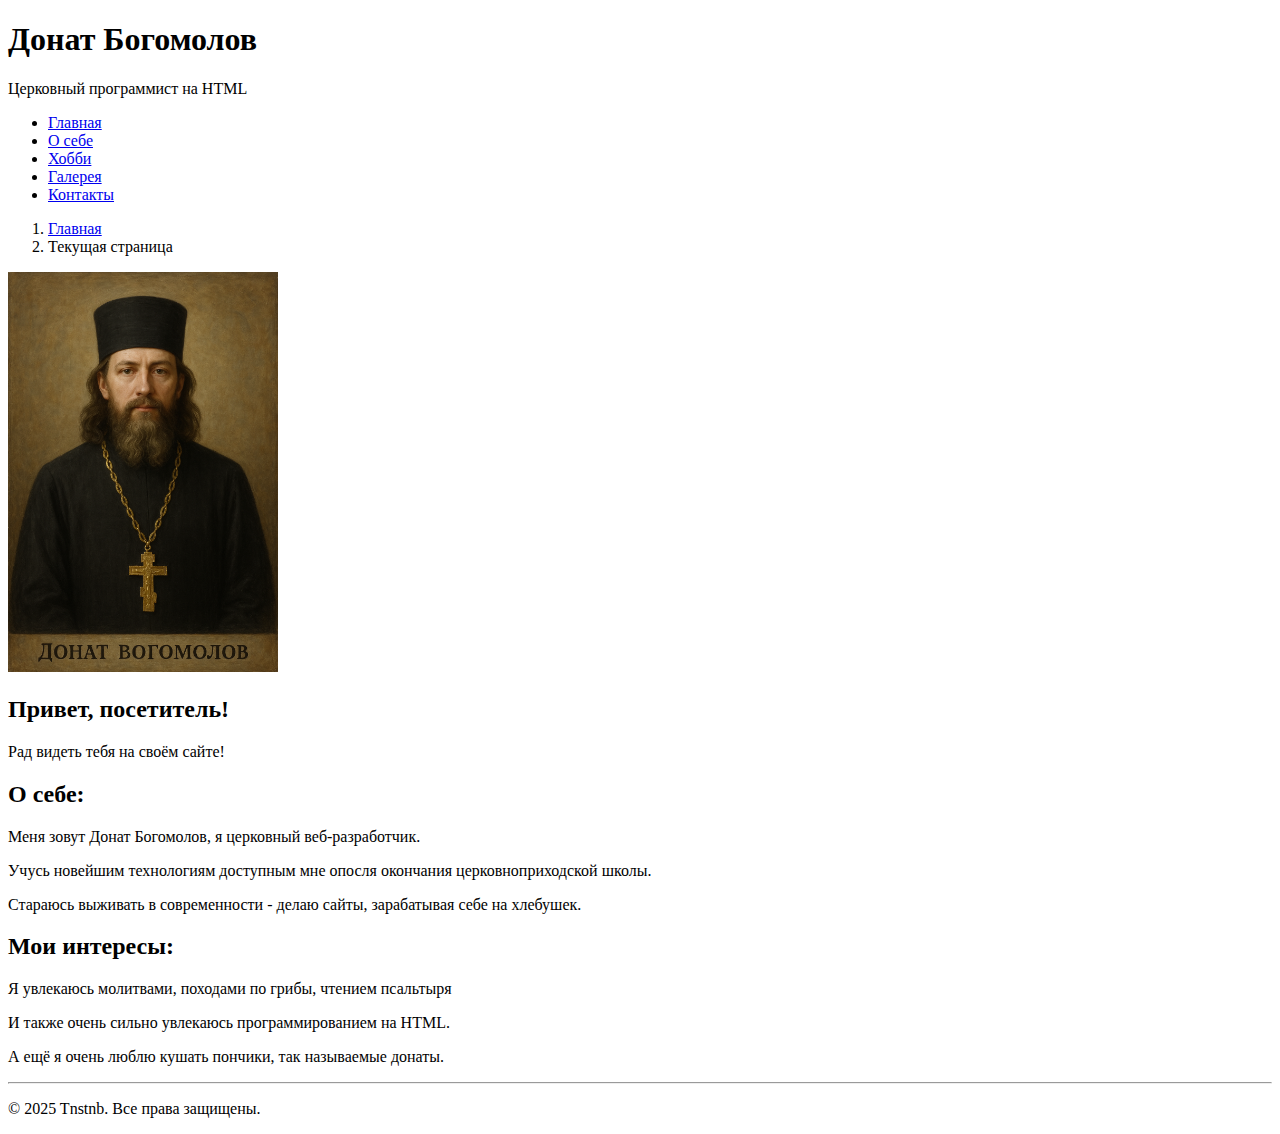
<file: index.html>
<!DOCTYPE html>
<html lang="ru">
<head>
    <meta charset="UTF-8">
    <meta name="viewport" content="width=device-width, initial-scale=1.0">
    <meta name="description" content="Про Доната Богомолова">
    <meta name="author" content="Не Донат Богомолов">
    <title>Донат Богомолов - Главная</title>
</head>
<body>
      <!-- Шапка сайта -->
    <header>
        <h1>Донат Богомолов</h1>
        <p>Церковный программист на HTML</p> 
        <nav aria-label="Основное меню">
            <ul>
                <li><a href="index.html" class="active">Главная</a></li>
                <li><a href="about.html">О себе</a></li>
                <li><a href="hobbies.html">Хобби</a></li>
                <li><a href="gallery.html">Галерея</a></li>
                <li><a href="contacts.html">Контакты</a></li>
            </ul>
        </nav>
        <nav aria-label="Хлебные крошки">
            <ol>
                <li><a href="index.html">Главная</a></li>
                <li aria-current="page">Текущая страница</li>
            </ol>
        </nav>
 
    </header>
    <!-- Основное содержимое -->
    <main id="content">
        <div class="donate_bogomoloff">
            <img 
            src="img/donate_bogomoloff.png"
            width="270"
            height="400" 
            alt="Донат Богомолов"
            >
        </div>
        <section class="hi">
            <h2>Привет, посетитель!</h2>
            <p>Рад видеть тебя на своём сайте!</p>
        </section>
        <section class="about">
            <h2>О себе:</h2>
            <p>Меня зовут Донат Богомолов, я церковный веб-разработчик.</p>
            <p>Учусь новейшим технологиям доступным мне опосля окончания церковноприходской школы.</p>
            <p>Стараюсь выживать в современности - делаю сайты, зарабатывая себе на хлебушек.</p>
        </section>
        <section class="interests">
            <h2>Мои интересы:</h2>
            <p>Я увлекаюсь молитвами, походами по грибы, чтением псальтыря</p>
            <p>И также очень сильно увлекаюсь программированием на HTML.</p>
            <p>А ещё я очень люблю кушать пончики, так называемые донаты.</p>
        </section>
    </main>
    <!-- Подвал сайта -->
    <footer>
        <hr>
        <p>&copy; 2025 Tnstnb. Все права защищены.</p>
    </footer>
</body>
</html>
</file>
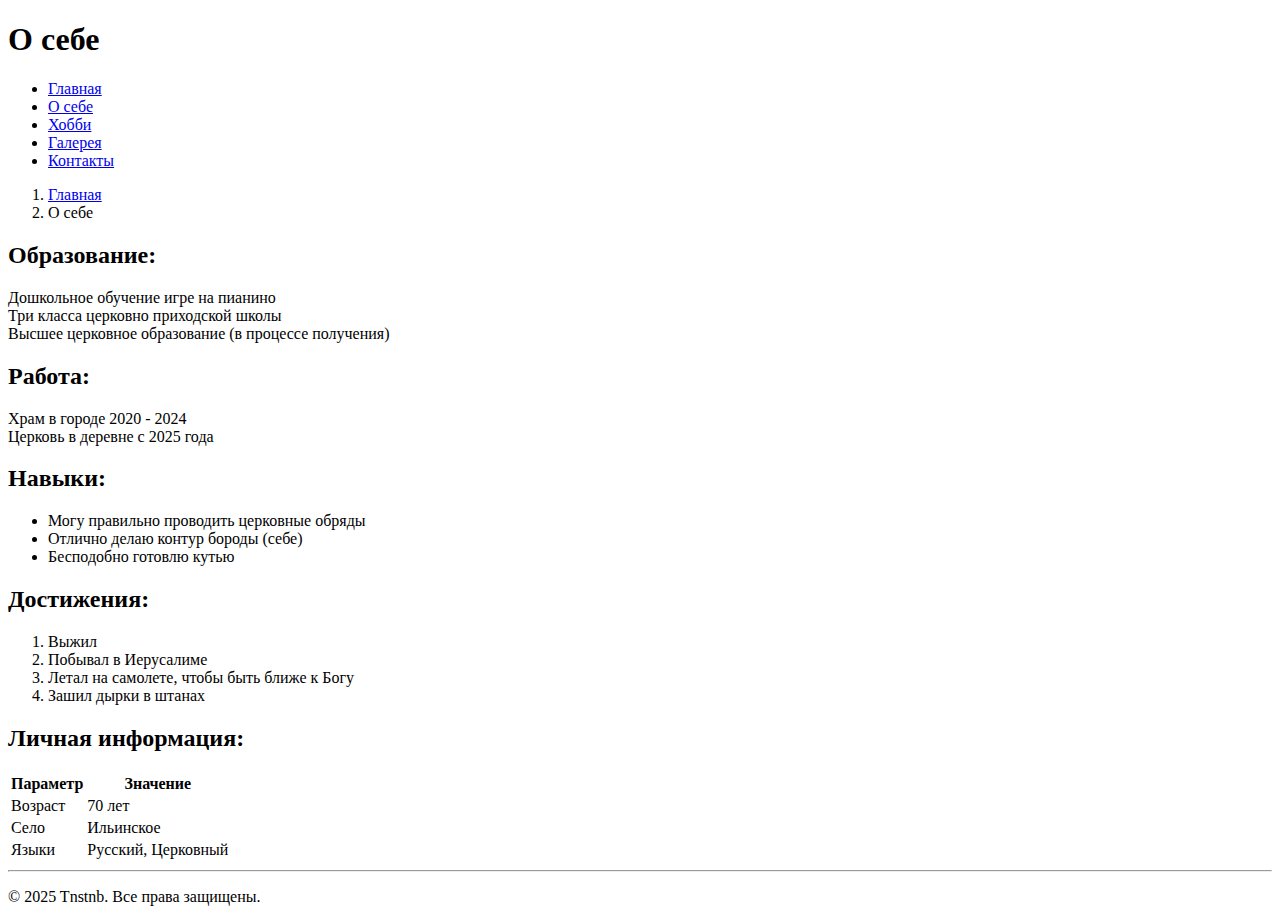
<file: about.html>
<!DOCTYPE html>
<html lang="ru">
<head>
    <meta charset="UTF-8">
    <meta name="viewport" content="width=device-width, initial-scale=1.0">
    <title>Обо мне</title>
</head>
<body>
    <!-- Шапка сайта -->
    <header>
        <h1>О себе</h1>
        <nav aria-label="Основное меню">
            <ul>
                <li><a href="index.html">Главная</a></li>
                <li><a href="about.html" class="active">О себе</a></li>
                <li><a href="hobbies.html">Хобби</a></li>
                <li><a href="gallery.html">Галерея</a></li>
                <li><a href="contacts.html">Контакты</a></li>
            </ul>
        </nav>
        <nav aria-label="Хлебные крошки">
            <ol>
                <li><a href="index.html">Главная</a></li>
                <li aria-current="page">О себе</li>
            </ol>
        </nav>  
    </header>
     <!-- Основное содержимое -->
    <main id="content">
        <section class="edu">
            <h2>Образование:</h2>
            <li>Дошкольное обучение игре на пианино</li>
            <li>Три класса церковно приходской школы</li>
            <li>Высшее церковное образование (в процессе получения)</li>
        </section>
        <section class="work">
            <h2>Работа:</h2>
            <li>Храм в городе 2020 - 2024</li>
            <li>Церковь в деревне с 2025 года</li>
        </section>
        <section class="skills">
            <h2>Навыки:</h2>
            <ul>
                <li>Могу правильно проводить церковные обряды</li>
                <li>Отлично делаю контур бороды (себе)</li>
                <li>Бесподобно готовлю кутью</li>
            </ul>
        </section>
        <section class="achieve">
            <h2>Достижения:</h2>
            <ol>
                <li>Выжил</li>
                <li>Побывал в Иерусалиме</li>
                <li>Летал на самолете, чтобы быть ближе к Богу</li>
                <li>Зашил дырки в штанах</li>
            </ol>
        </section>
        <h2>Личная информация:</h2>
        <table>
            <tr> <th>Параметр</th> <th>Значение</th> </tr>
            <tr> <td>Возраст</td> <td>70 лет</td> </tr>
            <tr> <td>Село</td> <td>Ильинское</td> </tr>
            <tr> <td>Языки</td> <td>Русский, Церковный</td> </tr>
        </table>
    </main>    
    <!-- Подвал сайта -->
    <footer>
        <hr>
        <p>&copy; 2025 Tnstnb. Все права защищены.</p>
    </footer>
</body>
</html>
</file>
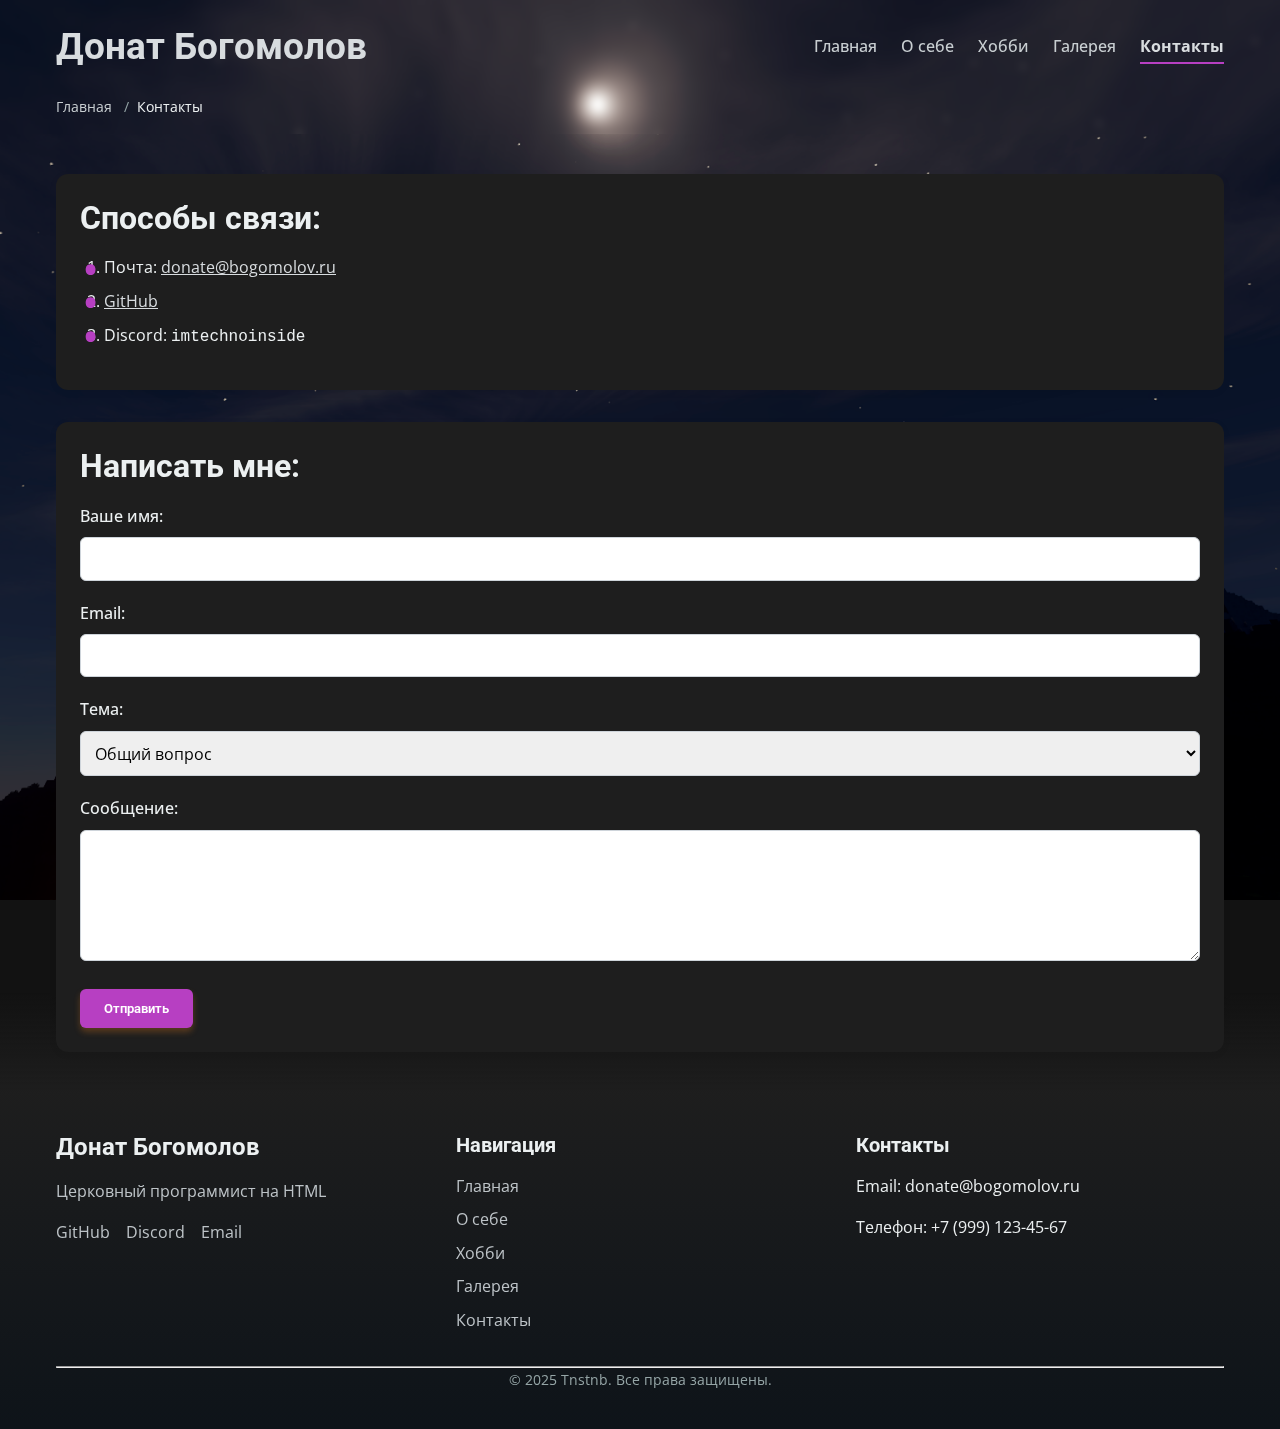
<file: contacts.html>
<!DOCTYPE html>
<html lang="ru">
<head>
    <meta charset="UTF-8">
    <meta name="viewport" content="width=device-width, initial-scale=1.0">
    <meta name="description" content="Контакты Доната Богомолова — напишите мне!">
    <meta name="author" content="Не Донат Богомолов">
    <title>Донат Богомолов - Контакты</title>
    <link rel="stylesheet" href="css/style.css">
    <link rel="stylesheet" href="css/components.css">
    <link rel="stylesheet" href="css/adaptive.css">
    <link href="https://fonts.googleapis.com/css2?family=Roboto:wght@300;400;500;700&family=Open+Sans:wght@300;400;600&display=swap" rel="stylesheet">
    <script src="js/theme.js" defer></script>
    <script src="js/breadcrumbs.js" defer></script>
</head>
<body>
    <!-- Шапка сайта -->
    <header class="header">
        <div class="container">
            <div class="header-content">
                <h1 class="logo">Донат Богомолов</h1>
                <nav aria-label="Основное меню">
                    <ul class="nav-menu">
                        <li><a href="index.html" class="nav-link">Главная</a></li>
                        <li><a href="about.html" class="nav-link">О себе</a></li>
                        <li><a href="hobbies.html" class="nav-link">Хобби</a></li>
                        <li><a href="gallery.html" class="nav-link">Галерея</a></li>
                        <li><a href="contacts.html" class="nav-link active">Контакты</a></li>
                    </ul>
                </nav>
                
            </div>
        </div>
        <!-- Хлебные крошки -->
        <div class="container">
            <nav aria-label="Хлебные крошки" class="breadcrumbs">
                <ol>
                    <li><a href="index.html">Главная</a></li>
                    <li aria-current="page">Контакты</li>
                </ol>
            </nav>
        </div>
    </header>

    <!-- Основное содержимое -->
    <main id="content" class="main-content">
        <div class="container">
            <div class="content-sections">
                <section class="methods-feedback panel">
                    <h2>Способы связи:</h2>
                    <ol class="custom-list">
                        <li>Почта: <a href="mailto:donate@bogomolov.ru">donate@bogomolov.ru</a></li>
                        <li><a href="https://github.com/Tsntnb" target="_blank">GitHub</a></li>
                        <li>Discord: <code>imtechnoinside</code></li>
                    </ol>
                </section>

                <section class="email-feedback panel">
                    <h2>Написать мне:</h2>
                    <form class="contact-form">
                        <div class="form-group">
                            <label for="name">Ваше имя:</label>
                            <input type="text" id="name" name="name" required>
                        </div>
                        <div class="form-group">
                            <label for="email">Email:</label>
                            <input type="email" id="email" name="email" required>
                        </div>
                        <div class="form-group">
                            <label for="subject">Тема:</label>
                            <select id="subject" name="subject">
                                <option>Общий вопрос</option>
                                <option>Написать молитву</option>
                                <option>Хочу попробовать вашу кутью</option>
                            </select>
                        </div>
                        <div class="form-group">
                            <label for="message">Сообщение:</label>
                            <textarea id="message" name="message" rows="5" required></textarea>
                        </div>
                        <button type="submit" class="btn">Отправить</button>
                    </form>
                </section>
            </div>
        </div>
    </main>

    <!-- Подвал сайта -->
    <footer class="footer">
        <div class="container">
            <div class="footer-content">
                <div class="footer-info">
                    <h3>Донат Богомолов</h3>
                    <p>Церковный программист на HTML</p>
                    <div class="social-links">
                        <a href="https://github.com/Tsntnb" class="social">GitHub</a>
                        <a href="http://discordapp.com/users/573903636480917515" class="social">Discord</a>
                        <a href="mailto:donate@bogomolov.ru" class="social">Email</a>
                    </div>
                </div>
                <div class="footer-links">
                    <h4>Навигация</h4>
                    <ul>
                        <li><a href="index.html">Главная</a></li>
                        <li><a href="about.html">О себе</a></li>
                        <li><a href="hobbies.html">Хобби</a></li>
                        <li><a href="gallery.html">Галерея</a></li>
                        <li><a href="contacts.html">Контакты</a></li>
                    </ul>
                </div>
                <div class="footer-contact">
                    <h4>Контакты</h4>
                    <p>Email: donate@bogomolov.ru</p>
                    <p>Телефон: +7 (999) 123-45-67</p>
                </div>
            </div>
            <div class="copyright">
                <hr>
                <p>&copy; 2025 Tnstnb. Все права защищены.</p>
            </div>
        </div>
    </footer>
</body>
</html>
</file>
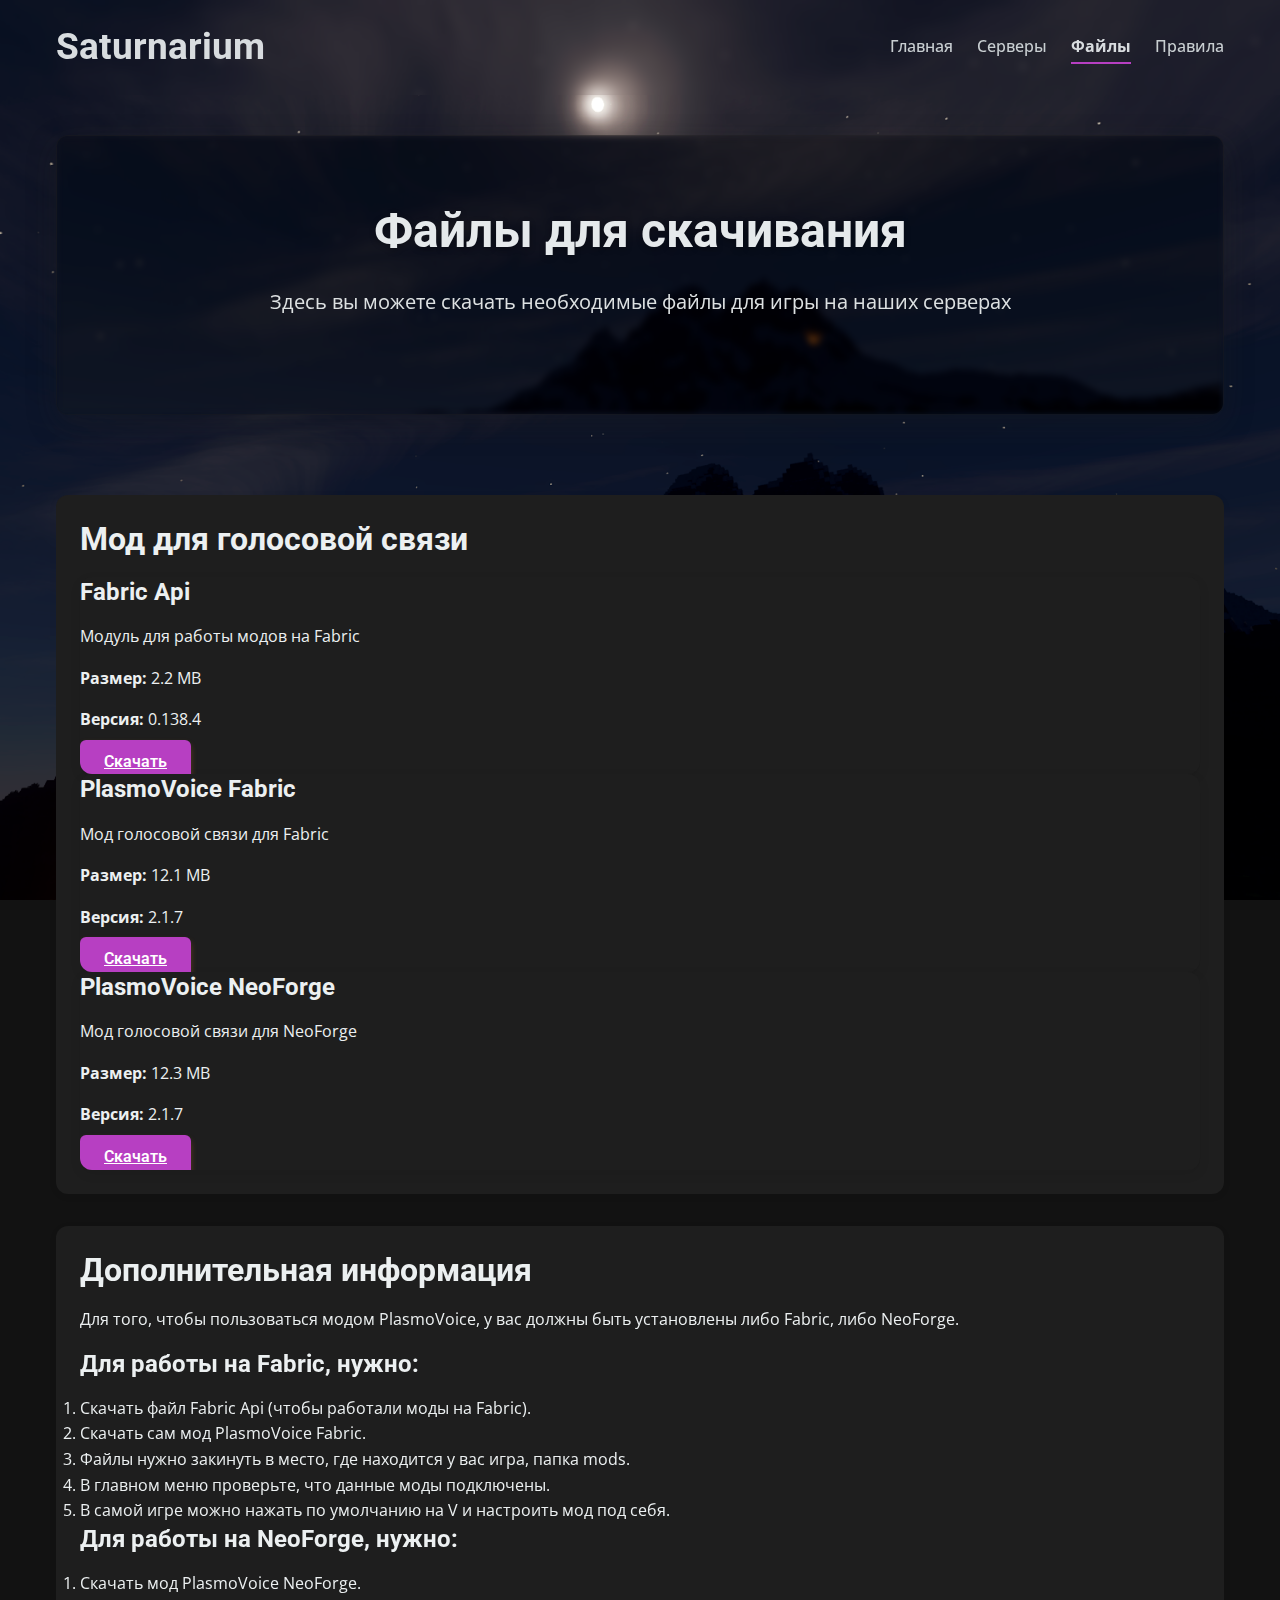
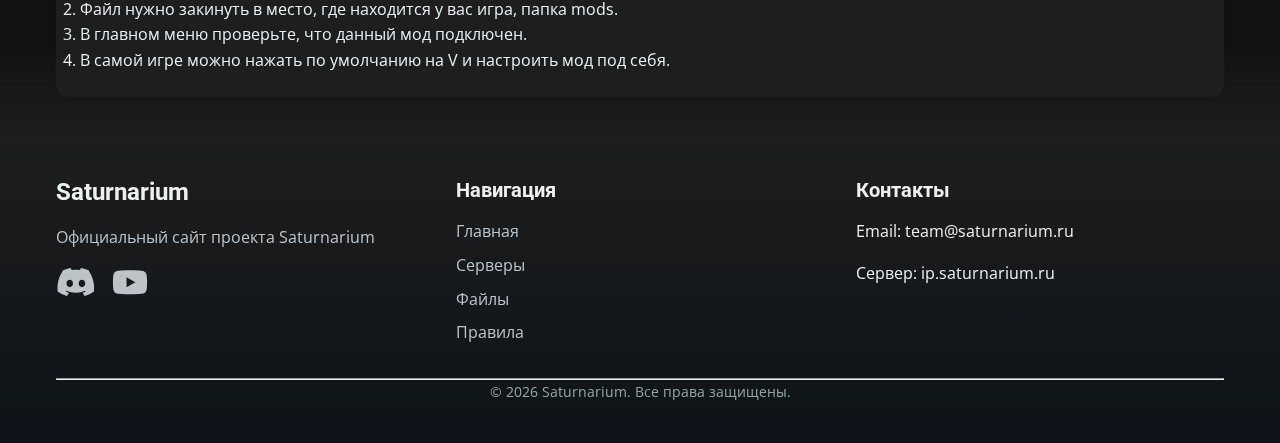
<file: fileforservers.html>
<!DOCTYPE html>
<html lang="ru">
<head>
    <meta charset="UTF-8">
    <meta name="viewport" content="width=device-width, initial-scale=1.0">
    <meta name="description" content="Файлы для скачивания на сервера Saturnarium">
    <meta name="author" content="Saturnarium Team">
    <title>Saturnarium - Файлы для серверов</title>
    <link rel="stylesheet" href="css/style.css">
    <link rel="stylesheet" href="css/components.css">
    <link rel="stylesheet" href="css/adaptive.css">
    <link rel="stylesheet" href="https://cdnjs.cloudflare.com/ajax/libs/font-awesome/6.4.0/css/all.min.css">
    <link href="https://fonts.googleapis.com/css2?family=Roboto:wght@300;400;500;700&family=Open+Sans:wght@300;400;600&display=swap" rel="stylesheet">
    <script src="js/theme.js" defer></script>
</head>
<body>
    <!-- header -->
    <header class="header">
        <div class="container">
            <div class="header-content">
                <h1 class="logo">Saturnarium</h1>
                <nav aria-label="Основное меню">
                    <ul class="nav-menu">
                        <li><a href="index.html" class="nav-link">Главная</a></li>
                        <li><a href="about.html" class="nav-link">Серверы</a></li>
                        <li><a href="fileforservers.html" class="nav-link active">Файлы</a></li>
                        <li><a href="rules.html" class="nav-link">Правила</a></li>
                    </ul>
                </nav>
            </div>
        </div>
    </header>
    
    <!-- main -->
    <main id="content" class="main-content">
        <div class="container">
            <div class="content-sections">
                <section class="hero">
                    <div class="hero-content">
                        <h1>Файлы для скачивания</h1>
                        <p>Здесь вы можете скачать необходимые файлы для игры на наших серверах</p>
                    </div>
                </section>
                
                <section class="panel">
                    <h2>Мод для голосовой связи</h2>
                    <div class="files-list">
                        <div class="file-item card">
                            <div class="card-content">
                                <h3>Fabric Api</h3>
                                <p>Модуль для работы модов на Fabric</p>
                                <p><strong>Размер:</strong> 2.2 MB</p>
                                <p><strong>Версия:</strong> 0.138.4</p>
                                <a href="files/FabricAPI.jar" class="btn" download="">Скачать</a>
                            </div>
                        </div>
                        
                        <div class="file-item card">
                            <div class="card-content">
                                <h3>PlasmoVoice Fabric</h3>
                                <p>Мод голосовой связи для Fabric</p>
                                <p><strong>Размер:</strong> 12.1 MB</p>
                                <p><strong>Версия:</strong> 2.1.7</p>
                                <a href="files/PlasmoVoiceFabric.jar" class="btn" download="">Скачать</a>
                            </div>
                        </div>
                        
                        <div class="file-item card">
                            <div class="card-content">
                                <h3>PlasmoVoice NeoForge</h3>
                                <p>Мод голосовой связи для NeoForge</p>
                                <p><strong>Размер:</strong> 12.3 MB</p>
                                <p><strong>Версия:</strong> 2.1.7</p>
                                <a href="files/PlasmoVoiceNeoForge.jar" class="btn" download="">Скачать</a>
                            </div>
                        </div>
                    </div>
                </section>
                
                <section class="panel">
                    <h2>Дополнительная информация</h2>
                    <div class="text-content">
                        <p>Для того, чтобы пользоваться модом PlasmoVoice, у вас должны быть установлены либо Fabric, либо NeoForge.</p>
                        
                        <h3>Для работы на Fabric, нужно:</h3>
                        <ol class="text-inform">
                            <li>Скачать файл Fabric Api (чтобы работали моды на Fabric).</li>
                            <li>Скачать сам мод PlasmoVoice Fabric.</li>
                            <li>Файлы нужно закинуть в место, где находится у вас игра, папка mods.</li>
                            <li>В главном меню проверьте, что данные моды подключены.</li>
                            <li>В самой игре можно нажать по умолчанию на V и настроить мод под себя.</li>
                        </ol>
                        
                        <h3 class="h3-inform">Для работы на NeoForge, нужно:</h3>
                        <ol class="text-inform">
                            <li>Cкачать мод PlasmoVoice NeoForge.</li>
                            <li>Файл нужно закинуть в место, где находится у вас игра, папка mods.</li>
                            <li>В главном меню проверьте, что данный мод подключен.</li>
                            <li>В самой игре можно нажать по умолчанию на V и настроить мод под себя.</li>
                        </ol>
                    </div>
                </section>
            </div>
        </div>
    </main>
    
    <!-- footer -->
    <footer class="footer">
        <div class="container">
            <div class="footer-content">
                <div class="footer-info">
                    <h3>Saturnarium</h3>
                    <p>Официальный сайт проекта Saturnarium</p>
                    <div class="social-links">
                        <a href="https://discord.gg/C7YEfZ7TXm" class="social"><i class="fab fa-discord fa-2x"></i></a>
                        <a href="https://www.youtube.com/@keystav6273/featured" class="social"><i class="fab fa-youtube fa-2x"></i></a>
                    </div>
                </div>
                <div class="footer-links">
                    <h4>Навигация</h4>
                    <ul>
                        <li><a href="index.html">Главная</a></li>
                        <li><a href="about.html">Серверы</a></li>
                        <li><a href="fileforservers.html">Файлы</a></li>
                        <li><a href="rules.html">Правила</a></li>
                    </ul>
                </div>
                <div class="footer-contact">
                    <h4>Контакты</h4>
                    <p>Email: team@saturnarium.ru</p>
                    <p>Сервер: ip.saturnarium.ru</p>
                </div>
            </div>
            <div class="copyright">
                <hr>
                <p>&copy; 2026 Saturnarium. Все права защищены.</p>
            </div>
        </div>
    </footer>
</body>
</html>
</file>
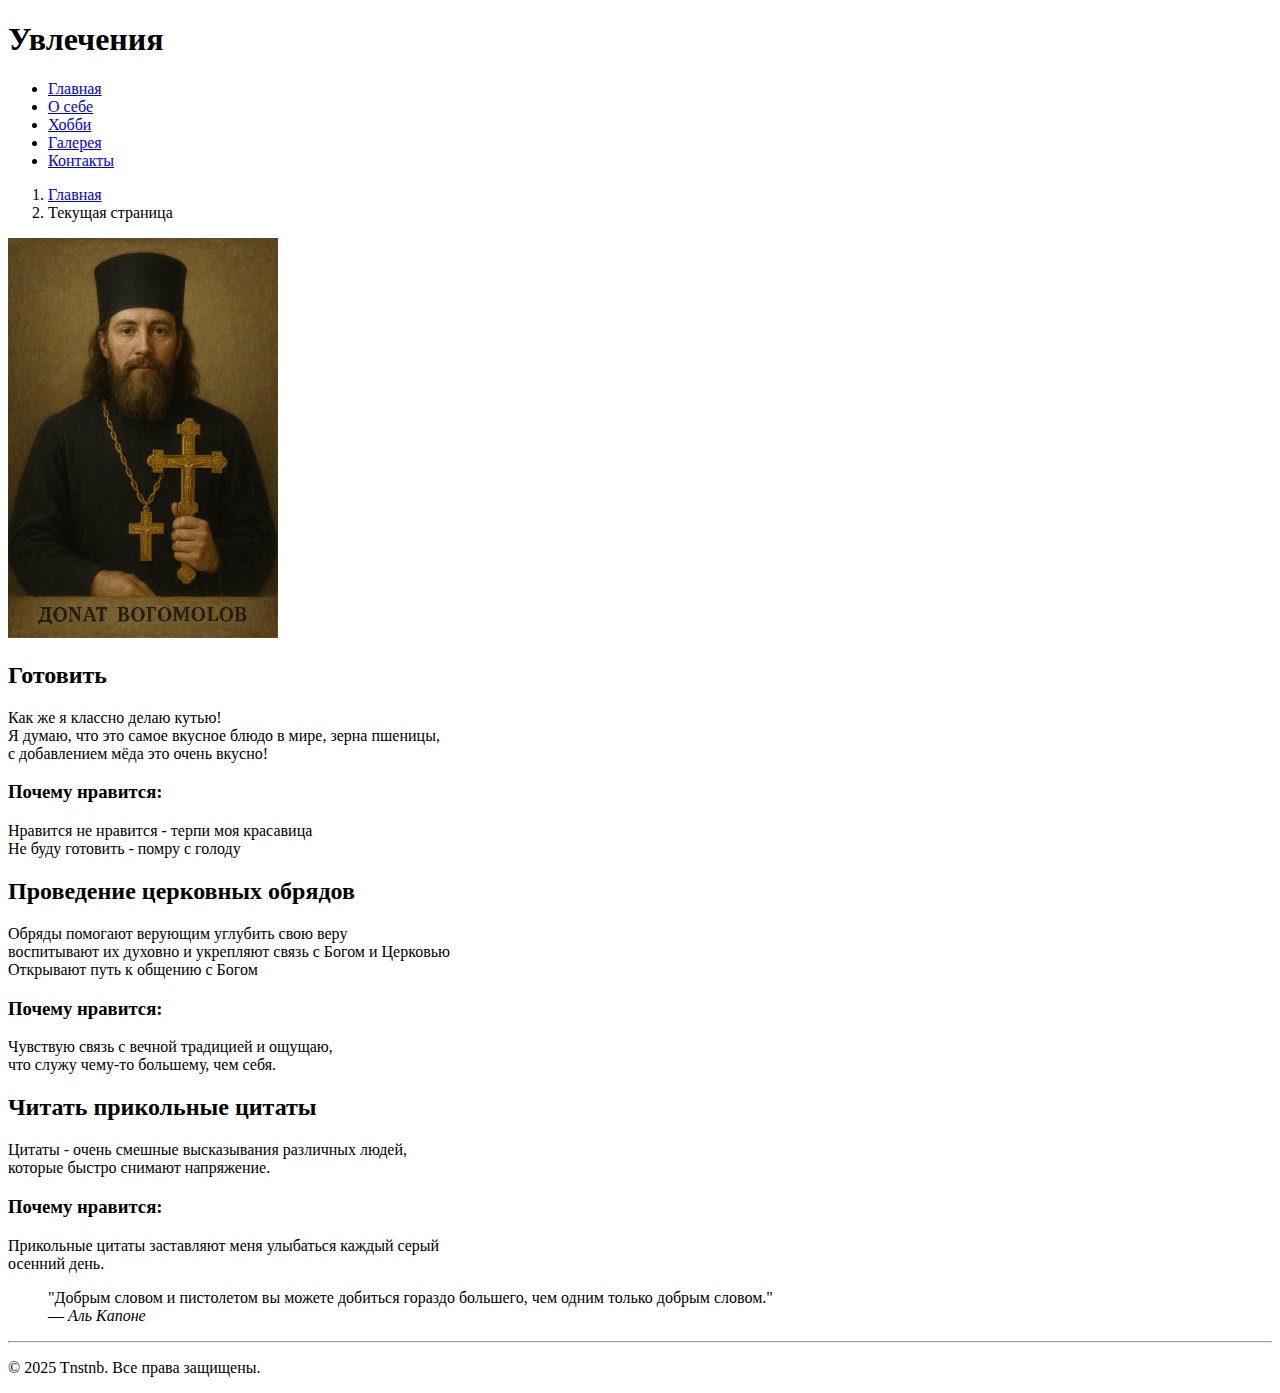
<file: hobbies.html>
<!DOCTYPE html>
<html lang="ru">
<head>
    <meta charset="UTF-8">
    <meta name="viewport" content="width=device-width, initial-scale=1.0">
    <title>Увлечения</title>
</head>
<body>
    <header>
        <h1>Увлечения</h1>
        <nav aria-label="Основное меню">
            <ul>
                <li><a href="index.html">Главная</a></li>
                <li><a href="about.html">О себе</a></li>
                <li><a href="hobbies.html">Хобби</a></li>
                <li><a href="gallery.html">Галерея</a></li>
                <li><a href="contacts.html">Контакты</a></li>
            </ul>
        </nav>
        <nav aria-label="Православие">
            <ol>
                <li><a href="index.html">Главная</a></li>
                 <li aria-current="page">Текущая страница</li>
            </ol>
        </nav>  
    </header>
    <main id="content">
        <div class="cross_donate_bogomoloff">
            <img 
            src="img/cross_donate_bogomoloff.png"
            width="270"
            height="400" 
            alt="Донат Богомолов с крестом"
            >
        </div>
        <section class="first">
            <h2>Готовить</h2>
            <li>Как же я классно делаю кутью!</li>
            <li>Я думаю, что это самое вкусное блюдо в мире, зерна пшеницы,</li>
            <li>с добавлением мёда это очень вкусно!</li>
            <h3>Почему нравится:</h3>
            <li>Нравится не нравится - терпи моя красавица</li>
            <li>Не буду готовить - помру с голоду</li>
        </section>
        <section class="second">
            <h2>Проведение церковных обрядов</h2>
            <li>Обряды помогают верующим углубить свою веру</li>
            <li>воспитывают их духовно и укрепляют связь с Богом и Церковью</li>
            <li>Открывают путь к общению с Богом</li>
            <h3>Почему нравится:</h3>
            <li>Чувствую связь с вечной традицией и ощущаю,</li>
            <li>что служу чему-то большему, чем себя.</li>
        </section>
        <section class="third">
            <h2>Читать прикольные цитаты</h2>
            <li>Цитаты - очень смешные высказывания различных людей,</li>
            <li>которые быстро снимают напряжение.</li>
            <h3>Почему нравится:</h3>
            <li>Прикольные цитаты заставляют меня улыбаться каждый серый</li>
            <li>осенний день.</li>
            <blockquote>
                "Добрым словом и пистолетом вы можете добиться гораздо большего,
                чем одним только добрым словом." 
                <br>— <em>Аль Капоне</em>
            </blockquote>
    </main>    
    <footer>
        <hr>
        <p>&copy; 2025 Tnstnb. Все права защищены.</p>
    </footer>
</body>
</html>
</file>
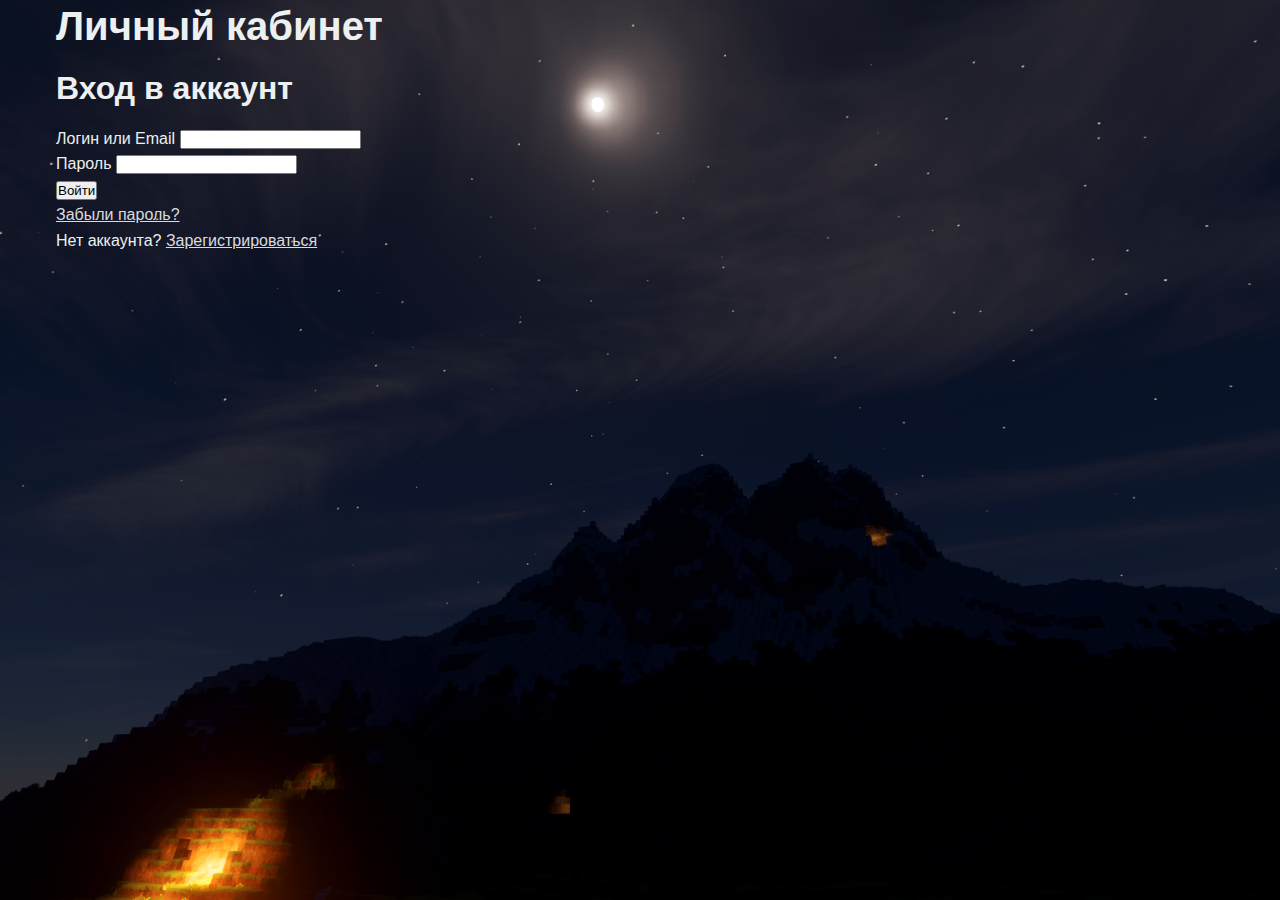
<file: profile.html>
<!DOCTYPE html>
<html lang="ru">
<head>
    <meta charset="UTF-8">
    <meta name="viewport" content="width=device-width, initial-scale=1.0">
    <title>Профиль пользователя</title>
    <link rel="stylesheet" href="css/style.css">
    <link rel="stylesheet" href="css/components.css">
    <link rel="stylesheet" href="css/adaptive.css">
</head>
<body>
    <header>
        <!-- Шапка сайта будет здесь -->
        <nav>
            <!-- Навигация будет здесь -->
        </nav>
    </header>

    <main>
        <section class="profile-section">
            <div class="container">
                <h1>Личный кабинет</h1>
                
                <!-- Форма авторизации -->
                <div class="auth-form-container">
                    <form id="authForm" class="auth-form">
                        <h2>Вход в аккаунт</h2>
                        
                        <div class="input-group">
                            <label for="login">Логин или Email</label>
                            <input type="text" id="login" name="login" required>
                        </div>
                        
                        <div class="input-group">
                            <label for="password">Пароль</label>
                            <input type="password" id="password" name="password" required>
                        </div>
                        
                        <button type="submit" class="btn-primary">Войти</button>
                        
                        <div class="form-footer">
                            <a href="#" class="forgot-password">Забыли пароль?</a>
                            <p>Нет аккаунта? <a href="#" class="register-link">Зарегистрироваться</a></p>
                        </div>
                    </form>
                </div>
                
                <!-- Информация о пользователе (после авторизации) -->
                <div class="user-info-container" style="display: none;">
                    <div class="user-info">
                        <h2>Добро пожаловать, <span id="username">Имя пользователя</span>!</h2>
                        <div class="user-details">
                            <p><strong>Email:</strong> <span id="user-email">email@example.com</span></p>
                            <p><strong>Дата регистрации:</strong> <span id="reg-date">01.01.2023</span></p>
                            <p><strong>Статус:</strong> <span id="user-status">Игрок</span></p>
                        </div>
                        <button id="logoutBtn" class="btn-secondary">Выйти</button>
                    </div>
                </div>
            </div>
        </section>
    </main>

    <footer>
        <!-- Подвал сайта будет здесь -->
    </footer>

    <script src="js/theme.js"></script>
    <script>
        document.addEventListener('DOMContentLoaded', function() {
            const authForm = document.getElementById('authForm');
            const loginInput = document.getElementById('login');
            const passwordInput = document.getElementById('password');
            const authContainer = document.querySelector('.auth-form-container');
            const userInfoContainer = document.querySelector('.user-info-container');
            const usernameSpan = document.getElementById('username');
            const userEmailSpan = document.getElementById('user-email');
            const logoutBtn = document.getElementById('logoutBtn');
            
            // Обработка формы авторизации
            authForm.addEventListener('submit', function(e) {
                e.preventDefault();
                
                const login = loginInput.value.trim();
                const password = passwordInput.value;
                
                // Здесь будет логика для проверки данных с сервером
                // Пока что просто показываем информацию о пользователе
                if(login && password) {
                    // В реальном приложении тут будет AJAX запрос к серверу
                    // Если авторизация успешна, показываем информацию о пользователе
                    
                    // Для демонстрации просто подставляем данные
                    usernameSpan.textContent = login;
                    userEmailSpan.textContent = login.includes('@') ? login : `${login}@example.com`;
                    
                    // Переключаем видимость блоков
                    authContainer.style.display = 'none';
                    userInfoContainer.style.display = 'block';
                }
            });
            
            // Обработка выхода из системы
            logoutBtn.addEventListener('click', function() {
                // Скрываем информацию о пользователе и показываем форму входа
                authContainer.style.display = 'block';
                userInfoContainer.style.display = 'none';
                
                // Очищаем поля формы
                authForm.reset();
            });
        });
    </script>
</body>
</html>
</file>
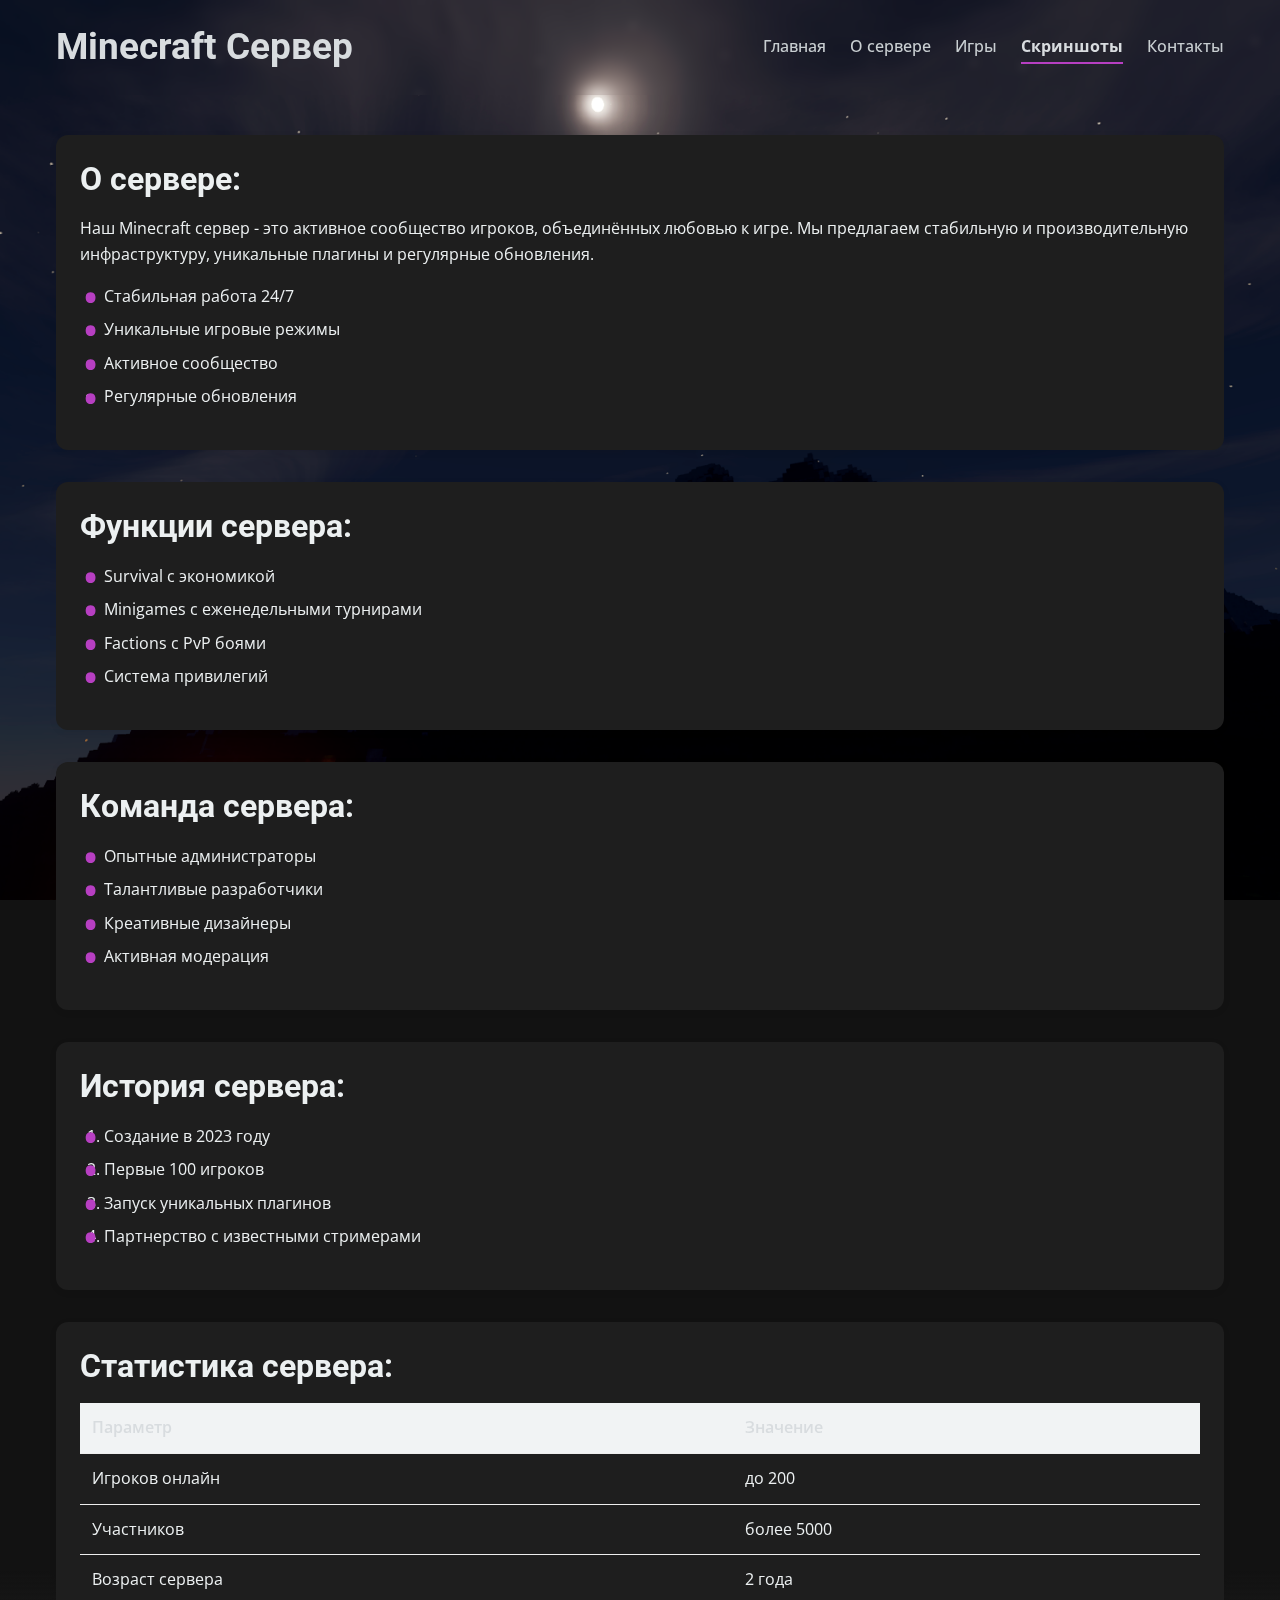
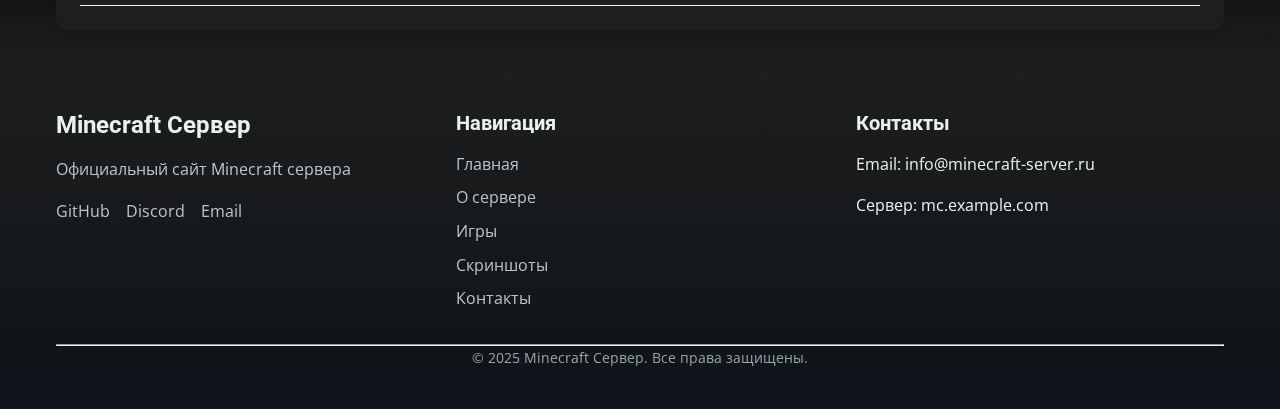
<file: rules.html>
<!DOCTYPE html>
<html lang="ru">
<head>
    <meta charset="UTF-8">
    <meta name="viewport" content="width=device-width, initial-scale=1.0">
    <meta name="description" content="О сервере — Minecraft Сервер">
    <meta name="author" content="Minecraft Server Team">
    <title>Minecraft Сервер - О сервере</title>
    <link rel="stylesheet" href="css/style.css">
    <link rel="stylesheet" href="css/components.css">
    <link rel="stylesheet" href="css/adaptive.css">
    <link href="https://fonts.googleapis.com/css2?family=Roboto:wght@300;400;500;700&family=Open+Sans:wght@300;400;600&display=swap" rel="stylesheet">
    <script src="js/theme.js" defer></script>
</head>
<body>
    <!-- Шапка сайта -->
    <header class="header">
        <div class="container">
            <div class="header-content">
                <h1 class="logo">Minecraft Сервер</h1>
                <nav aria-label="Основное меню">
                    <ul class="nav-menu">
                        <li><a href="index.html" class="nav-link">Главная</a></li>
                        <li><a href="about.html" class="nav-link">О сервере</a></li>
                        <li><a href="hobbies.html" class="nav-link">Игры</a></li>
                        <li><a href="rules.html" class="nav-link active">Скриншоты</a></li>
                        <li><a href="contacts.html" class="nav-link">Контакты</a></li>
                    </ul>
                </nav>
                
            </div>
        </div>
    </header>

    <!-- Основное содержимое -->
    <main id="content" class="main-content">
        <div class="container">
            <div class="content-sections">
                <section class="server-info panel">
                    <h2>О сервере:</h2>
                    <p>Наш Minecraft сервер - это активное сообщество игроков, объединённых любовью к игре. Мы предлагаем стабильную и производительную инфраструктуру, уникальные плагины и регулярные обновления.</p>
                    <ul class="custom-list">
                        <li>Стабильная работа 24/7</li>
                        <li>Уникальные игровые режимы</li>
                        <li>Активное сообщество</li>
                        <li>Регулярные обновления</li>
                    </ul>
                </section>

                <section class="features panel">
                    <h2>Функции сервера:</h2>
                    <ul class="custom-list">
                        <li>Survival с экономикой</li>
                        <li>Minigames с еженедельными турнирами</li>
                        <li>Factions с PvP боями</li>
                        <li>Система привилегий</li>
                    </ul>
                </section>

                <section class="team panel">
                    <h2>Команда сервера:</h2>
                    <ul class="custom-list">
                        <li>Опытные администраторы</li>
                        <li>Талантливые разработчики</li>
                        <li>Креативные дизайнеры</li>
                        <li>Активная модерация</li>
                    </ul>
                </section>

                <section class="history panel">
                    <h2>История сервера:</h2>
                    <ol class="custom-list">
                        <li>Создание в 2023 году</li>
                        <li>Первые 100 игроков</li>
                        <li>Запуск уникальных плагинов</li>
                        <li>Партнерство с известными стримерами</li>
                    </ol>
                </section>

                <section class="stats panel">
                    <h2>Статистика сервера:</h2>
                    <table class="info-table">
                        <thead>
                            <tr>
                                <th>Параметр</th>
                                <th>Значение</th>
                            </tr>
                        </thead>
                        <tbody>
                            <tr>
                                <td>Игроков онлайн</td>
                                <td>до 200</td>
                            </tr>
                            <tr>
                                <td>Участников</td>
                                <td>более 5000</td>
                            </tr>
                            <tr>
                                <td>Возраст сервера</td>
                                <td>2 года</td>
                            </tr>
                        </tbody>
                    </table>
                </section>
            </div>
        </div>
    </main>

    <!-- Подвал сайта -->
    <footer class="footer">
        <div class="container">
            <div class="footer-content">
                <div class="footer-info">
                    <h3>Minecraft Сервер</h3>
                    <p>Официальный сайт Minecraft сервера</p>
                    <div class="social-links">
                        <a href="https://github.com/server-team" class="social">GitHub</a>
                        <a href="http://discord.gg/minecraft-server" class="social">Discord</a>
                        <a href="mailto:info@minecraft-server.ru" class="social">Email</a>
                    </div>
                </div>
                <div class="footer-links">
                    <h4>Навигация</h4>
                    <ul>
                        <li><a href="index.html">Главная</a></li>
                        <li><a href="about.html">О сервере</a></li>
                        <li><a href="hobbies.html">Игры</a></li>
                        <li><a href="gallery.html">Скриншоты</a></li>
                        <li><a href="contacts.html">Контакты</a></li>
                    </ul>
                </div>
                <div class="footer-contact">
                    <h4>Контакты</h4>
                    <p>Email: info@minecraft-server.ru</p>
                    <p>Сервер: mc.example.com</p>
                </div>
            </div>
            <div class="copyright">
                <hr>
                <p>&copy; 2025 Minecraft Сервер. Все права защищены.</p>
            </div>
        </div>
    </footer>
</body>
</html>
</file>
<file: css/style.css>
:root {

    --primary-color: #17283a;       
    --secondary-color: #bdc3c7;     
    --accent-color: rgb(183, 63, 194);;        
    --text-color: #ecf0f1;
    --background-color: #121212;
    --card-bg: #1e1e1e;
    --footer-bg: #1a252f;

    --container-width: 1200px;
    --spacing-unit: 8px;

    --font-primary: 'Roboto', sans-serif;
    --font-secondary: 'Open Sans', sans-serif;
}


body {
    --primary-color: #d8dcdf;       
    --secondary-color: #c8ced1;     
    --accent-color: rgb(183, 63, 194);        
    --text-color: #ecf0f1;
    --background-color: #121212;
    --card-bg: #1e1e1e;
    --footer-bg: #1a252f;
}

* {
    margin: 0;
    padding: 0;
    box-sizing: border-box;
}

body {
    font-family: var(--font-secondary);
    font-size: 16px;
    line-height: 1.6;
    color: var(--text-color);
    background-color: var(--background-color);
    overflow-x: hidden;
}

.parallax-container {
    position: relative;
    background-image: url('../images/background.jpg');
    background-attachment: fixed;
    background-position: center;
    background-repeat: no-repeat;
    background-size: cover;
    height: 100vh;
    width: 100%;
}

.parallax-content {
    position: relative;
    z-index: 2;
    background-color: rgba(255, 255, 255, 0.8);
    padding: 2rem;
    border-radius: 8px;
    margin: 2rem auto;
    max-width: 1000px;
}

.container {
    width: min(100% - 2rem, var(--container-width));
    margin: 0 auto;
    padding: 0 1rem;
}


.header {
    background-color: transparent;
    backdrop-filter: blur(4px);
    box-shadow: none;
    position: sticky;
    top: 0;
    z-index: 1000;
    padding: 0.5rem 0;
}

.header-content {
    display: flex;
    justify-content: space-between;
    align-items: center;
}

.logo {
    font-family: var(--font-primary);
    font-size: 2.3rem;
    font-weight: 700;
    color: var(--primary-color);
    margin-top: 15px
}

.nav-menu {
    display: flex;
    list-style: none;
    gap: 1.5rem;
}

.nav-link {
    text-decoration: none;
    color: var(--secondary-color);
    font-weight: 500;
    padding: 0.4rem 0;
    position: relative;
    transition: color 0.3s ease;
}

.nav-link::after {
    content: '';
    position: absolute;
    bottom: 0;
    left: 0;
    width: 0;
    height: 2px;
    background-color: var(--accent-color);
    transition: width 0.3s ease;
}

.nav-link:hover {
    color: var(--primary-color);
}

.nav-link:hover::after,
.nav-link.active::after {
    width: 100%;
}

.nav-link.active {
    color: var(--primary-color);
    font-weight: 700;
}


.main-content {
    padding: 2.5rem 0;
    position: relative;
    margin-bottom: 0;
    z-index: 1;
    min-height: calc(100vh - 200px);
    display: flex;
    flex-direction: column;
}

/* header to body grad */
.main-content::after {
    content: '';
    position: absolute;
    bottom: -1px; 
    left: 0;
    width: 100%;
    height: 100px; 
    background: linear-gradient(to bottom, 
                rgba(30, 30, 30, 0) 0%,
                rgba(30, 30, 30, 0.1) 10%,
                rgba(30, 30, 30, 0.3) 30%, 
                rgba(30, 30, 30, 0.6) 60%,
                rgba(30, 30, 30, 0.85) 85%,
                rgba(30, 30, 30, 0.95) 95%,
                rgba(30, 30, 30, 1) 100%);
    z-index: 0;
    pointer-events: none;
}

.content-grid {
    display: grid;
    grid-template-columns: 1fr 2fr;
    gap: 2rem;
    align-items: start;
}

.content-sections {
    display: flex;
    flex-direction: column;
    gap: 2rem;
}


.footer {
    color: #ecf0f1;
    padding: 2.5rem 0 1.5rem;
    margin-top: 0;
    position: relative;
    background: rgba(30, 30, 30, 0.9);
    backdrop-filter: blur(15px);
}

.footer::before {
    content: '';
    width: 100%;
    height: 100%;
    left: 0;
    top: 0;
    background: -webkit-gradient(linear, left top, left bottom, from(rgba(26, 37, 47, 0.9)), to(rgba(13, 19, 25, 0.95)));
    background: linear-gradient(180deg, rgba(30, 30, 30, 0.9) 0%, rgba(13, 19, 25, 0.95) 100%);
    position: absolute;
    z-index: -1;
}

.footer-content {
    display: grid;
    grid-template-columns: repeat(3, 1fr);
    gap: 2rem;
    margin-bottom: 1.5rem;
}

.footer h3,
.footer h4 {
    margin-bottom: 1rem;
    font-family: var(--font-primary);
    color: #ecf0f1;
}

.footer-info p {
    margin-bottom: 1rem;
    color: #bdc3c7;
}

.social-links {
    display: flex;
    gap: 1rem;
}

.social {
    color: #bdc3c7;
    text-decoration: none;
    transition: color 0.3s;
}

.social:hover {
    color: var(--accent-color);
}

.footer-links ul,
.footer-contact ul {
    list-style: none;
}

.footer-links li,
.footer-contact li {
    margin-bottom: 0.5rem;
}

.footer-links a,
.footer-contact a {
    color: #bdc3c7;
    text-decoration: none;
    transition: color 0.3s;
}

.footer-links a:hover,
.footer-contact a:hover {
    color: var(--accent-color);
}

.copyright {
    text-align: center;
    color: #95a5a6;
    font-size: 0.9rem;
}


h1, h2, h3, h4, h5, h6 {
    font-family: var(--font-primary);
    margin-bottom: 1rem;
    line-height: 1.3;
}

h1 { font-size: 2.5rem; }
h2 { font-size: 2rem; }
h3 { font-size: 1.5rem; }
h4 { font-size: 1.25rem; }

p {
    margin-bottom: 1rem;
}

a {
    color: var(--primary-color);
    text-decoration: underline;
    transition: opacity 0.2s;
}

a:hover {
    opacity: 0.8;
    text-decoration: none;
}


.hero {
    text-align: center;
    padding: 4rem 1rem;
    color: rgb(255, 255, 255);
    margin-bottom: 3rem;
    border-radius: 12px;
    position: relative;
    overflow: hidden;
    box-shadow: 0 10px 30px rgba(29, 29, 29, 0.3);
    background: rgba(0, 0, 0, 0.11);
    backdrop-filter: blur(10px);
    -webkit-backdrop-filter: blur(10px);
    border: 1px solid rgba(32, 32, 32, 0.356);
}

.hero::before {
    content: '';
    width: 100%;
    height: 100%;
    left: 0;
    top: 0;
    background: url('../images/background.jpg');
    background-size: cover;
    background-position: center;
    position: absolute;
    z-index: -1;
    filter: brightness(0.7) blur(3px);
}



.hero-content {
    position: relative;
    z-index: 1;
    max-width: 800px;
    margin: 0 auto;
}

.hero h1 {
    font-size: 3rem;
    margin-bottom: 1.5rem;
    color: #e5e9eb;
    text-shadow: 0 2px 6px rgba(0,0,0,0.3);
}

.hero p {
    font-size: 1.25rem;
    color: #dde1e2;
    margin-bottom: 2rem;
}

.parallax-bg {
    background-attachment: fixed;
    background-position: center;
    background-size: cover;
    height: 400px;
    display: flex;
    align-items: center;
    justify-content: center;
    color: white;
    font-size: 2rem;
    font-weight: bold;
    text-shadow: 0 2px 8px rgba(0,0,0,0.7);
}
body {
  background-image: url('../images/background.jpg');
  background-size: cover;
  background-position: center;
  background-repeat: no-repeat;
  background-attachment: fixed;
}
.slider-container {
    position: relative;
    max-width: 800px;
    margin: 0 auto;
    overflow: hidden;
    border-radius: 12px;
    box-shadow: 0 4px 12px rgba(0,0,0,0.1);
}

.slides {
    display: flex;
    transition: transform 0.4s ease-in-out;
    height: 500px;
}

.slides img {
    min-width: 100%;
    height: 100%;
    object-fit: cover;
    display: block;
}

.slider-btn {
    position: absolute;
    top: 50%;
    transform: translateY(-50%);
    background: rgba(0, 0, 0, 0.6);
    color: white;
    border: none;
    width: 44px;
    height: 44px;
    font-size: 1.8rem;
    font-weight: bold;
    border-radius: 50%;
    cursor: pointer;
    display: flex;
    align-items: center;
    justify-content: center;
    z-index: 10;
}

.slider-btn:hover {
    background: rgba(0, 0, 0, 0.9);
}

.slider-btn.prev {
    left: 16px;
}

.slider-btn.next {
    right: 16px;
}
.slider-caption {
    margin-top: 1.2rem;
    font-size: 1.2rem;
    font-weight: 500;
    color: var(--text-color);
    text-align: center;
    min-height: 1.5em; 
}
</file>
<file: css/components.css>
.card {
    background: var(--card-bg);
    border-radius: 12px;
    overflow: hidden;
    box-shadow: 0 4px 12px rgba(0,0,0,0.08);
    transition: transform 0.3s ease, box-shadow 0.3s ease;
}

.card:hover {
    transform: translateY(-6px);
    box-shadow: 0 8px 20px rgba(0,0,0,0.15);
}

.card-image img {
    width: 100%;
    display: block;
    height: auto;
}

.btn {
    background: var(--accent-color);
    color: white;
    border: none;
    padding: 0.75rem 1.5rem;
    font-family: var(--font-primary);
    font-weight: 600;
    border-radius: 6px;
    cursor: pointer;
    transition: all 0.3s ease;
    box-shadow: 0 4px 6px rgba(230, 126, 34, 0.3);
}

.btn:hover {
    background: #d35400;
    transform: translateY(-2px);
    box-shadow: 0 6px 12px rgba(230, 126, 34, 0.4);
}

.btn:active {
    transform: translateY(0);
}

.panel {
    background: var(--card-bg);
    padding: 1.5rem;
    border-radius: 12px;
    box-shadow: 0 2px 8px rgba(0,0,0,0.05);
    transition: opacity 0.4s ease;
    animation: fadeInUp 0.6s ease forwards;
    z-index: 1;
}

@keyframes fadeInUp {
    from {
        opacity: 0;
        transform: translateY(20px);
    }
    to {
        opacity: 1;
        transform: translateY(0);
    }
}

.badge {
    display: inline-block;
    padding: 0.25rem 0.75rem;
    border-radius: 20px;
    font-size: 0.85rem;
    font-weight: 600;
    color: white;
    margin-right: 0.5rem;
    margin-bottom: 0.5rem;
    transition: all 0.3s ease;
    cursor: pointer;
    box-shadow: 0 2px 4px rgba(0,0,0,0.1);
}

.badge:hover {
    transform: scale(1.1);
    box-shadow: 0 4px 8px rgba(0,0,0,0.2);
    z-index: 1;
    position: relative;
}

.badge.first    { background: #708ddb; }    
.badge.second   { background: #9b4e94; }    
.badge.third    { background: #5d3a7a; }
.badge.disabled {
    background: #888 !important;
    cursor: not-allowed;
    opacity: 0.6;
    transform: scale(1);
}    

.badge.first:hover    { background: #6281d8; }
.badge.second:hover   { background: #884582; }
.badge.third:hover    { background: #6d4a8a; }

.badge.selected {
    transform: scale(1.1);
    box-shadow: 0 4px 8px rgba(0,0,0,0.2);
    z-index: 1;
    position: relative;
}

.custom-list {
    padding-left: 1.5rem;
    margin-bottom: 1rem;
}

.custom-list li {
    margin-bottom: 0.5rem;
    position: relative;
}

.custom-list li::before {
    content: "•";
    color: var(--accent-color);
    font-weight: bold;
    position: absolute;
    left: -1.27rem;
    font-size: 2.17rem; 
    margin-top: -0.93rem;   /* исправлять тут (листы, то шо в хтмл)*/
}

.quote {
    font-style: italic;
    padding: 1.2rem;
    border-left: 4px solid var(--accent-color);
    background: rgba(230, 126, 34, 0.05);
    margin: 1.5rem 0;
    border-radius: 0 8px 8px 0;
    font-family: var(--font-primary);
}

.rules-container h3 {
    margin-top: 1.5rem;
    margin-bottom: 0.5rem;
    color: var(--accent-color);
    font-size: 1.2rem;
}

.rules-container p {
    margin-bottom: 0.5rem;
    line-height: 1.6;
}

.info-table {
    width: 100%;
    border-collapse: collapse;
    margin-top: 1rem;
}

.info-table th,
.info-table td {
    padding: 0.75rem;
    text-align: left;
    border-bottom: 1px solid #eee;
}

.info-table th {
    background-color: #f1f3f4;
    font-weight: 600;
    color: var(--primary-color);
}

.contact-form .form-group {
    margin-bottom: 1.25rem;
}

.contact-form label {
    display: block;
    margin-bottom: 0.5rem;
    font-weight: 500;
}

.contact-form input,
.contact-form select,
.contact-form textarea {
    width: 100%;
    padding: 0.6rem;
    border: 1px solid #ced4da;
    border-radius: 6px;
    font-family: var(--font-secondary);
    font-size: 1rem;
    transition: border-color 0.3s, box-shadow 0.3s;
}

.contact-form input:focus,
.contact-form textarea:focus,
.contact-form select:focus {
    outline: none;
    border-color: var(--accent-color);
    box-shadow: 0 0 0 3px rgba(230, 126, 34, 0.2);
}

.breadcrumbs {
    transition: opacity 0.3s ease, transform 0.3s ease, visibility 0.3s ease;
}

.breadcrumbs ol {
    display: flex;
    list-style: none;
    padding: 0.5rem 0;
    gap: 0.5rem;
    font-size: 0.9rem;
}

.breadcrumbs li:not(:last-child)::after {
    content: " / ";
    color: #95a5a6;
    margin-left: 0.5rem;
}

.breadcrumbs a {
    color: var(--secondary-color);
    text-decoration: none;
}

.breadcrumbs a:hover {
    color: var(--primary-color);
}

.gallery-slider {
    text-align: center;
}

.slider-container {
    position: relative;
    max-width: 800px;
    margin: 0 auto;
    overflow: hidden;
    border-radius: 12px;
    box-shadow: 0 4px 12px rgba(0,0,0,0.1);
}

.slides {
    display: flex;
    transition: transform 0.4s ease-in-out;
    height: 500px;
}

.slides img {
    min-width: 100%;
    height: 100%;
    object-fit: cover;
    display: block;
}

.slider-btn {
    position: absolute;
    top: 45%;
    transform: translateY(-50%);
    background: rgba(0,0,0,0.5);
    color: white;
    border: none;
    width: 40px;
    height: 40px;
    font-size: 1.5rem;
    border-radius: 50%;
    cursor: pointer;
    transition: background 0.3s;
}

.slider-btn:hover {
    background: rgba(0,0,0,0.8);
}

.slider-btn.prev { left: 10px; }
.slider-btn.next { right: 10px; }

.slider-dots {
    margin-top: 1rem;
}

.slider-dots button {
    width: 12px;
    height: 12px;
    border-radius: 50%;
    border: 2px solid #ccc;
    background: transparent;
    margin: 0 4px;
    cursor: pointer;
}

.slider-dots button.active {
    background: var(--accent-color);
    border-color: var(--accent-color);
}

.light-theme .breadcrumbs a {
    color: var(--secondary-color);
}

.light-theme .breadcrumbs a:hover {
    color: var(--primary-color);
}
</file>
<file: css/adaptive.css>
/* Адаптация для различных устройств (мобильных) */
@media (max-width: 768px) {
    .header-content {
        flex-direction: column;
        gap: 1rem;
        text-align: center;
    }

    .nav-menu {
        flex-wrap: wrap;
        justify-content: center;
        gap: 1rem;
    }

    .content-grid {
        grid-template-columns: 1fr;
        gap: 1.5rem;
    }

    .footer-content {
        grid-template-columns: 1fr;
        gap: 1.5rem;
    }

    h1 { font-size: 2rem; }
    h2 { font-size: 1.75rem; }
    h3 { font-size: 1.35rem; }

    .hero h1 {
        font-size: 2.2rem;
    }

    .hero p {
        font-size: 1.1rem;
    }

    .gallery-grid {
        grid-template-columns: 1fr !important;
    }

    .contact-form input,
    .contact-form textarea,
    .contact-form select {
        padding: 0.75rem;
    }
}
@media (min-width: 769px) and (max-width: 1024px) {
    .content-grid {
        grid-template-columns: 1fr 1.8fr;
    }

    .footer-content {
        grid-template-columns: repeat(2, 1fr);
    }
}
@media (max-width: 480px) {
    .container {
        padding: 0 0.8rem;
    }

    .logo {
        font-size: 1.5rem;
    }

    .btn {
        width: 100%;
    }
}
</file>
